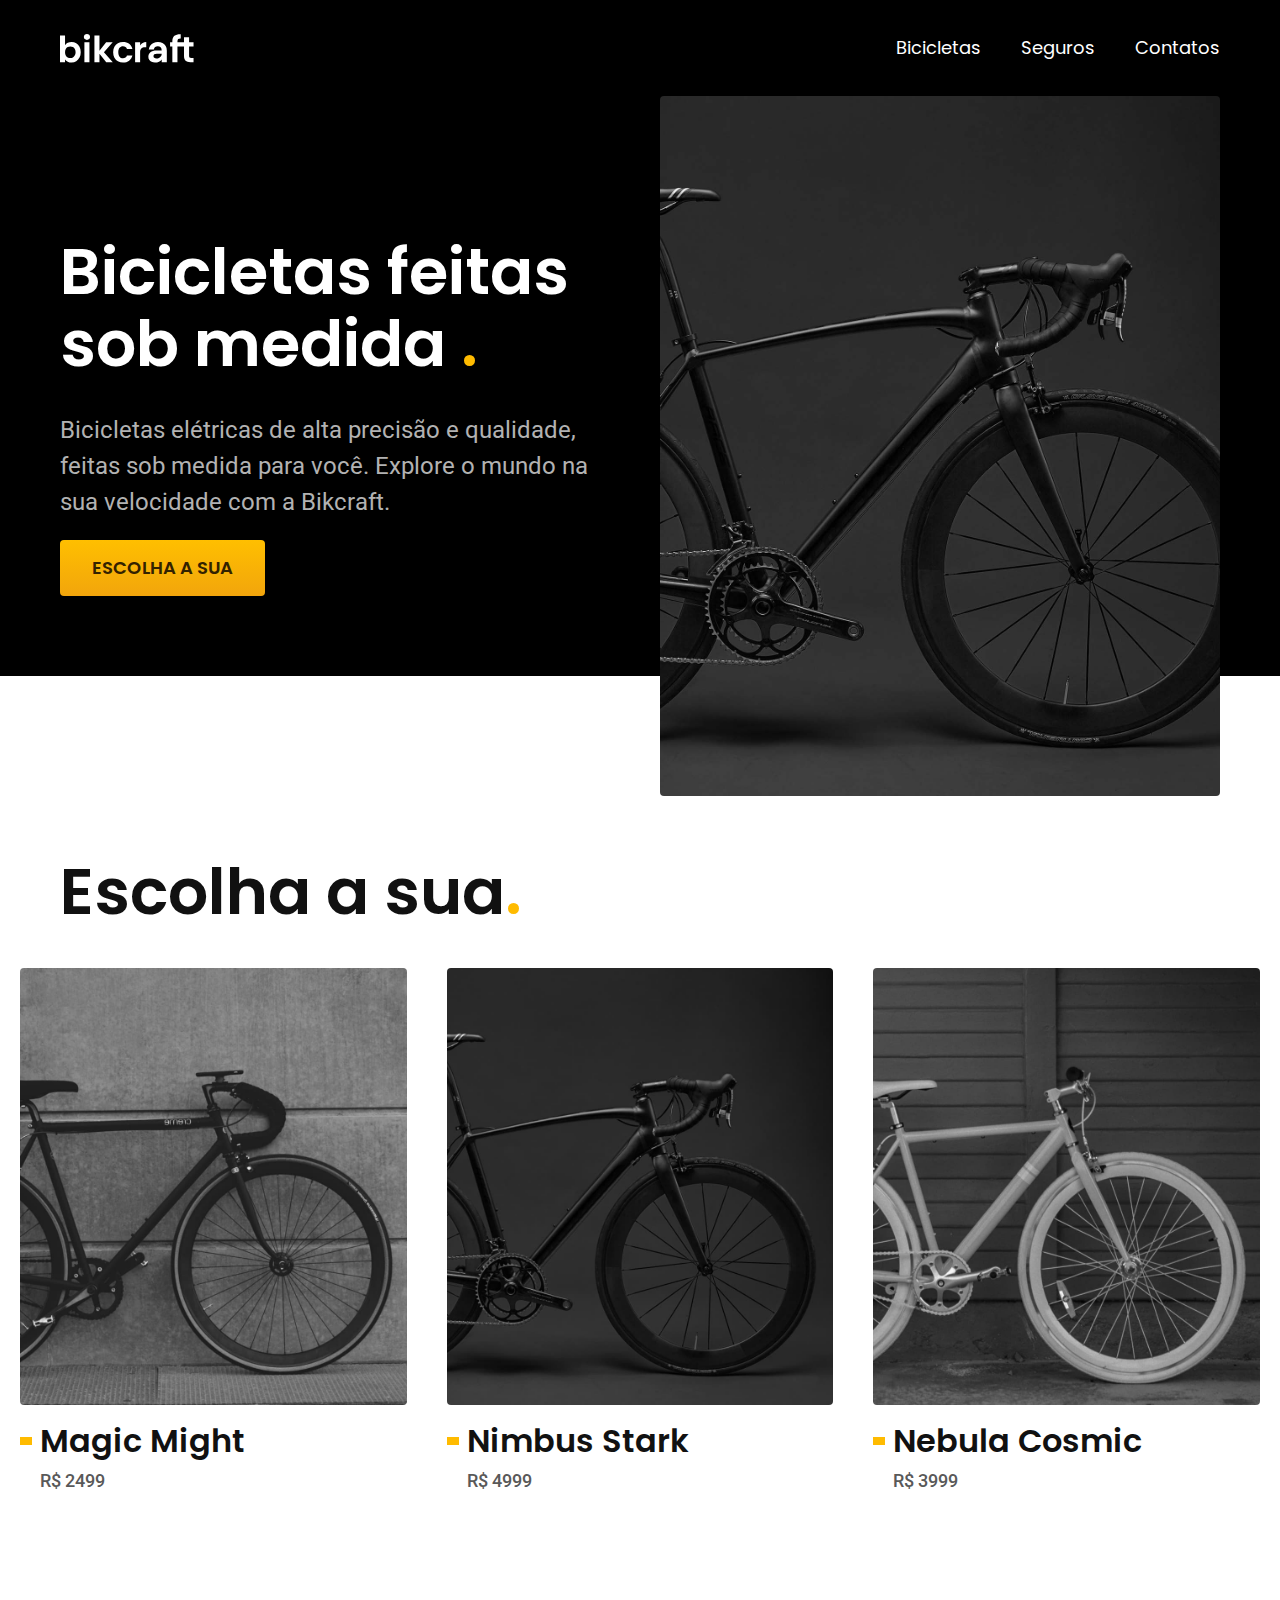
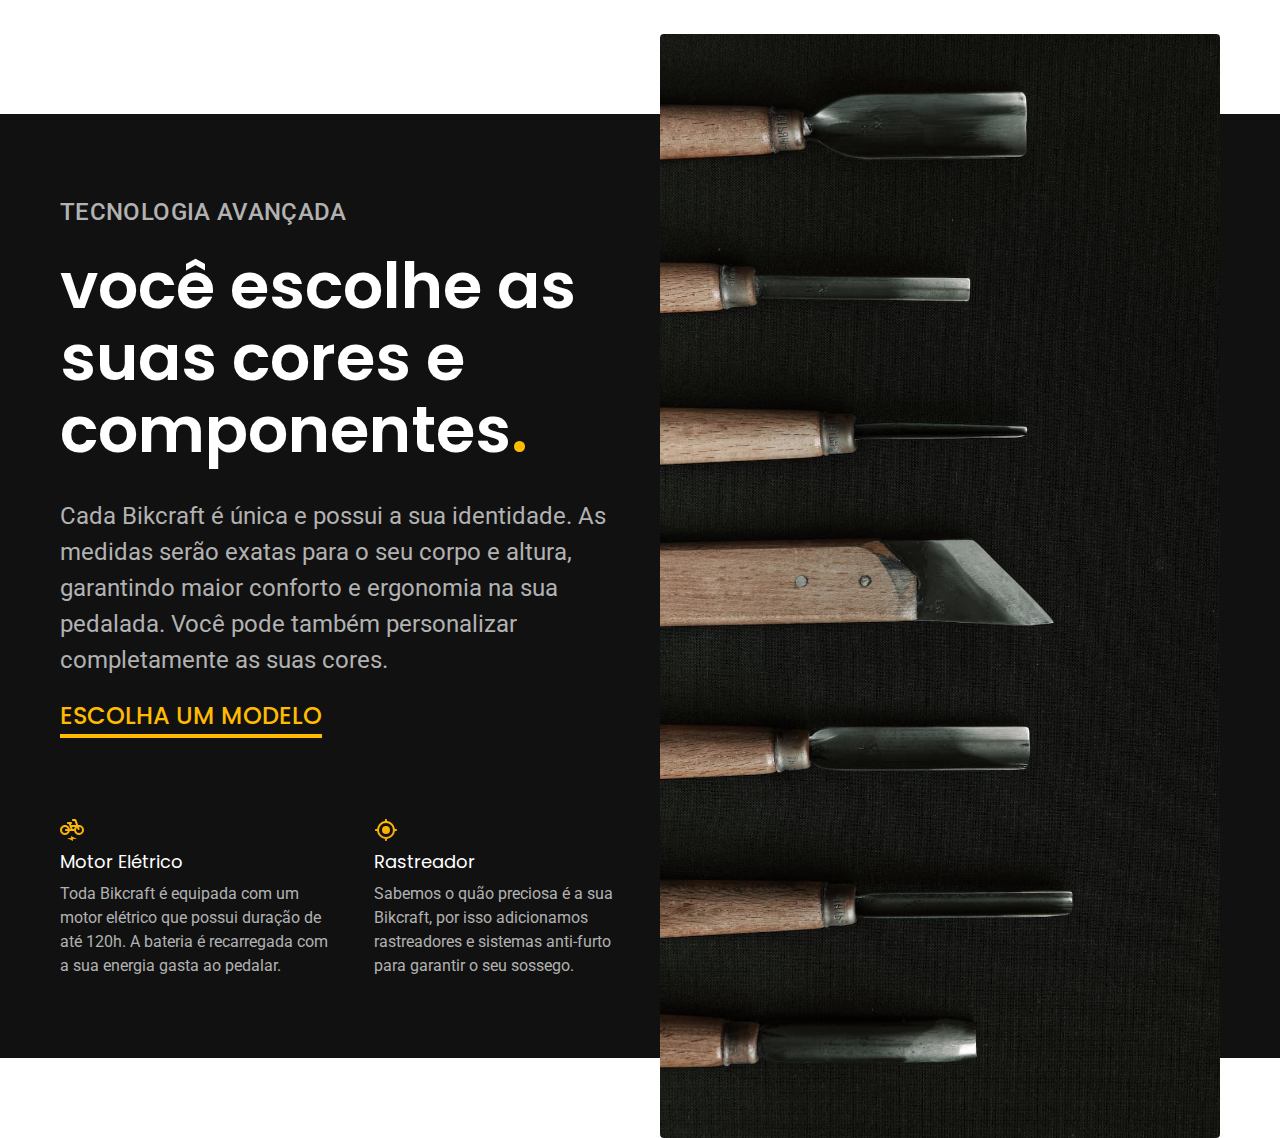
<file: index.html>
<!DOCTYPE html>
<html lang="pt-br">

<head>
    <meta charset="UTF-8">
    <meta name="description" content="Bicicletas elétricas de alta precisão e qualidade, feitas sob medida para você. Explore o mundo na sua velocidade com a Bikcraft.">
    <meta name="viewport" content="width=device-width, initial-scale=1.0">
    <title>Bikcraft - Bicicletas Elétricas</title>

    <link rel="stylesheet" href="./css/style.css">

    <link rel="preconnect" href="https://fonts.googleapis.com">
    <link rel="preconnect" href="https://fonts.gstatic.com" crossorigin>
    <link href="https://fonts.googleapis.com/css2?family=Poppins:wght@400;600&family=Roboto:ital,wght@0,400;0,500;1,400&display=swap" rel="stylesheet">

</head>

<body>
    <header class="header-bg">
        <div class="header container">
            <a href="./"><img src="./img/bikcraft.svg" alt="Bikcraft">
            </a>
            <nav aria-label="primaria">
                <ul class="header-menu font-1-m cor-0">
                    <li><a href="./bicicletas.html">Bicicletas</a></li>
                    <li><a href="./seguros.html">Seguros</a></li>
                    <li><a href="./contato.html">Contatos</a></li>
                </ul>
            </nav>
        </div>
    </header>
    <main class="introducao-bg">
        <div class="introducao container">
            <div class="introducao-conteudo">
                <h1 class="font-1-xxl cor-0">Bicicletas feitas sob medida <span class="cor-p1">.</span></h1>
                <p class="font-2-l cor-5">Bicicletas elétricas de alta precisão e qualidade, feitas sob medida para você. Explore o mundo na sua velocidade com a Bikcraft.</p>
                <a class="botao" href="./bicicletas.html">Escolha a sua</a>
            </div>
            <div>
                <img src="./img/fotos/introducao.jpg" alt="Bicicleta elétrica preta">
            </div>
        </div>
    </main>
    <article class="bicicletas-lista">
        <h2 class="font-1-xxl container">Escolha a sua<span class="cor-p1">.</span></h2>
        <ul>
            <li>
                <a href="./bicicletas/magic.html">
                    <img src="./img/bicicletas/magic-home.jpg" alt="Bicicleta preta">
                    <h3 class="font-1-xl">Magic Might</h3>
                    <span class="font-2-m cor-8">R$ 2499</span>
                </a>
            </li>
            <li>
                <a href="./bicicletas/nimbus.html">
                    <img src="./img/bicicletas/nimbus-home.jpg" alt="Bicicleta preta">
                    <h3 class="font-1-xl">Nimbus Stark</h3>
                    <span class="font-2-m cor-8">R$ 4999</span>
                </a>
            </li>
            <li>
                <a href="./bicicletas/nebula.html">
                    <img src="./img/bicicletas/nebula-home.jpg" alt="Bicicleta preta">
                    <h3 class="font-1-xl">Nebula Cosmic</h3>
                    <span class="font-2-m cor-8">R$ 3999</span>
                </a>
            </li>
        </ul>
    </article>

    <article class="tecnologia-bg">
        <div class="tecnologia container">
            <div class="tecnologia-conteudo">
                <span class="font-2-l-b cor-5">Tecnologia Avançada</span>
                <h2 class="font-1-xxl cor-0">você escolhe as suas cores e componentes<span class="cor-p1">.</span></h2>
                <p class="font-2-l cor-5">Cada Bikcraft é única e possui a sua identidade. As medidas serão exatas para o seu corpo e altura, garantindo maior conforto e ergonomia na sua pedalada. Você pode também personalizar completamente as suas cores.</p>
                <a class="link" href="./bicicletas.html">Escolha um modelo</a>
                <div class="tecnologia-vantagens">
                    <div>
                        <img src="./img/icones/eletrica.svg" alt="">
                        <h3 class="font-1-m cor-0">Motor Elétrico</h3>
                        <p class="font-2-s cor-5">Toda Bikcraft é equipada com um motor elétrico que possui duração de até 120h. A bateria é recarregada com a sua energia gasta ao pedalar.</p>
                    </div>
                    <div>
                        <img src="./img/icones/rastreador.svg" alt="">
                        <h3 class="font-1-m cor-0">Rastreador</h3>
                        <p class="font-2-s cor-5">Sabemos o quão preciosa é a sua Bikcraft, por isso adicionamos rastreadores e sistemas anti-furto para garantir o seu sossego.</p>
                    </div>
                </div>
            </div>
            <div class="tecnologia-imagem">
                <img src="./img/fotos/tecnologia.jpg" alt="">
            </div>
        </div>
    </article>
</body>

</html>
</file>
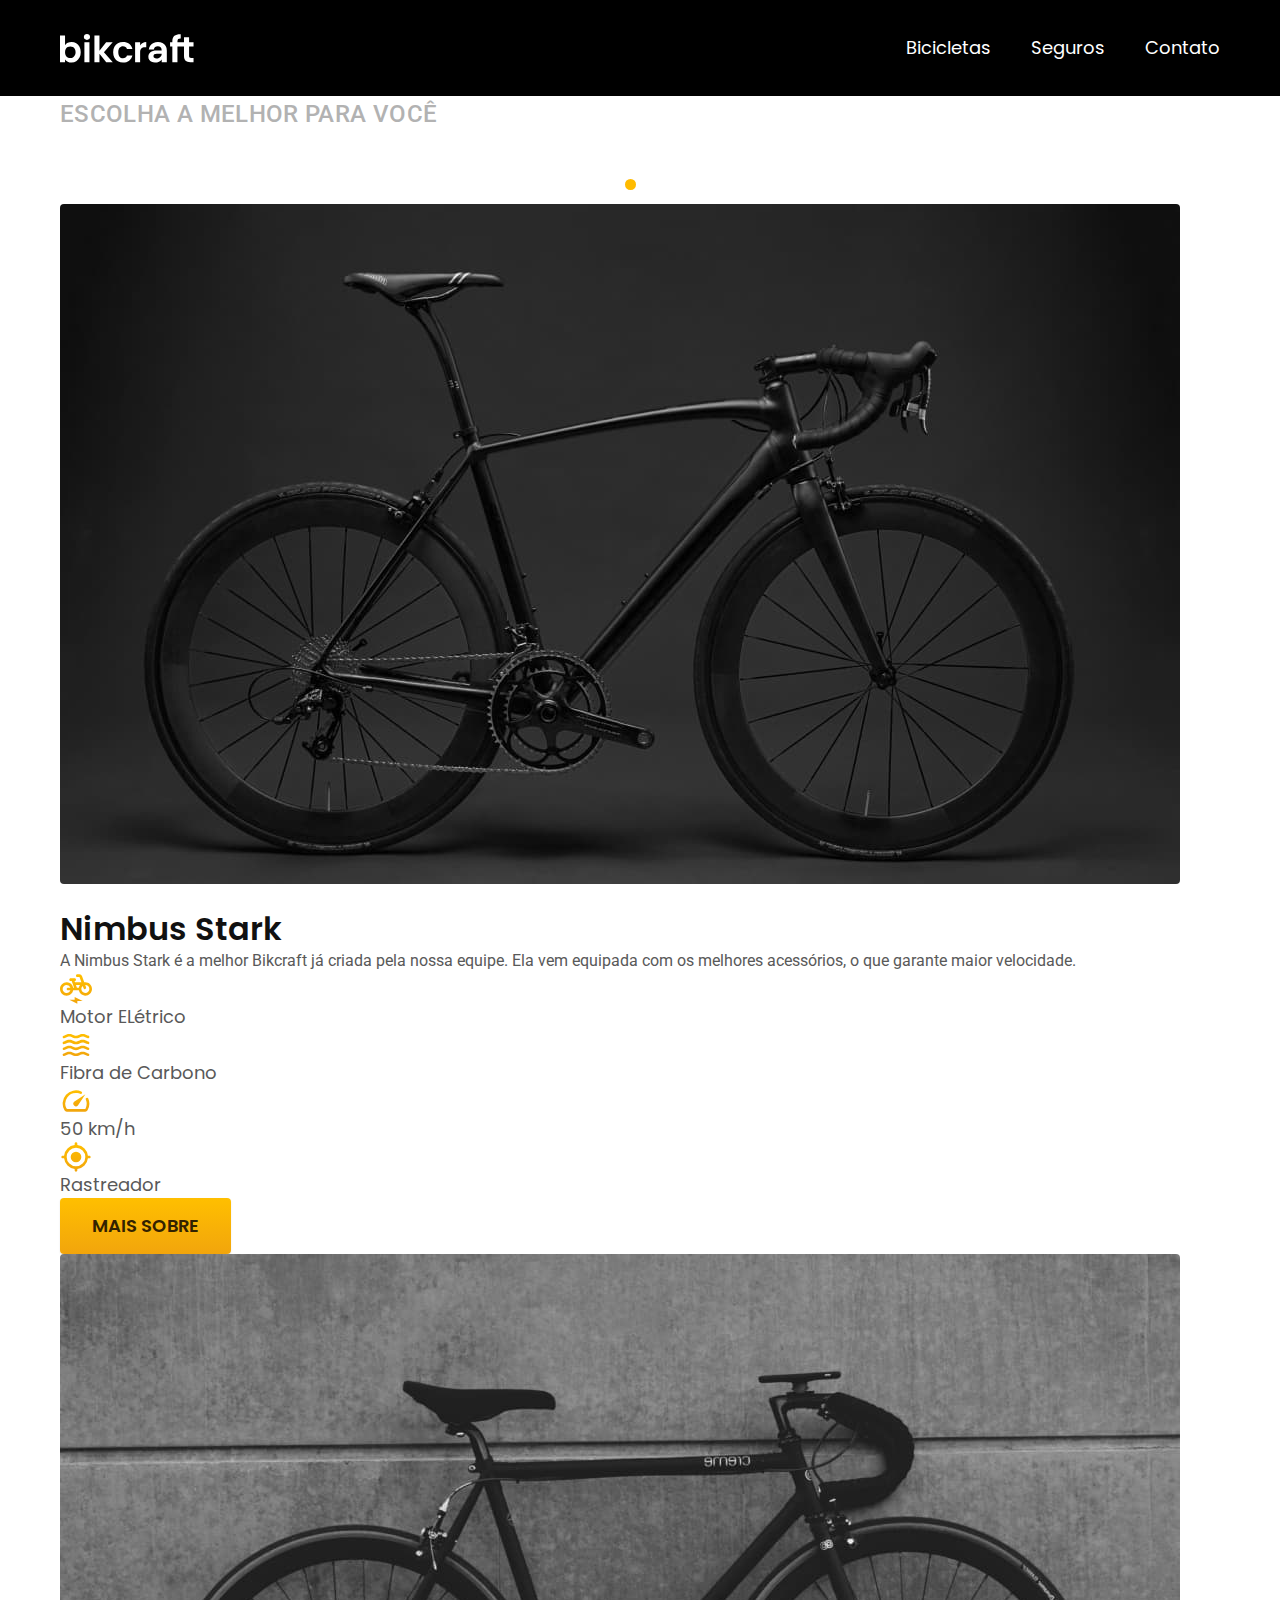
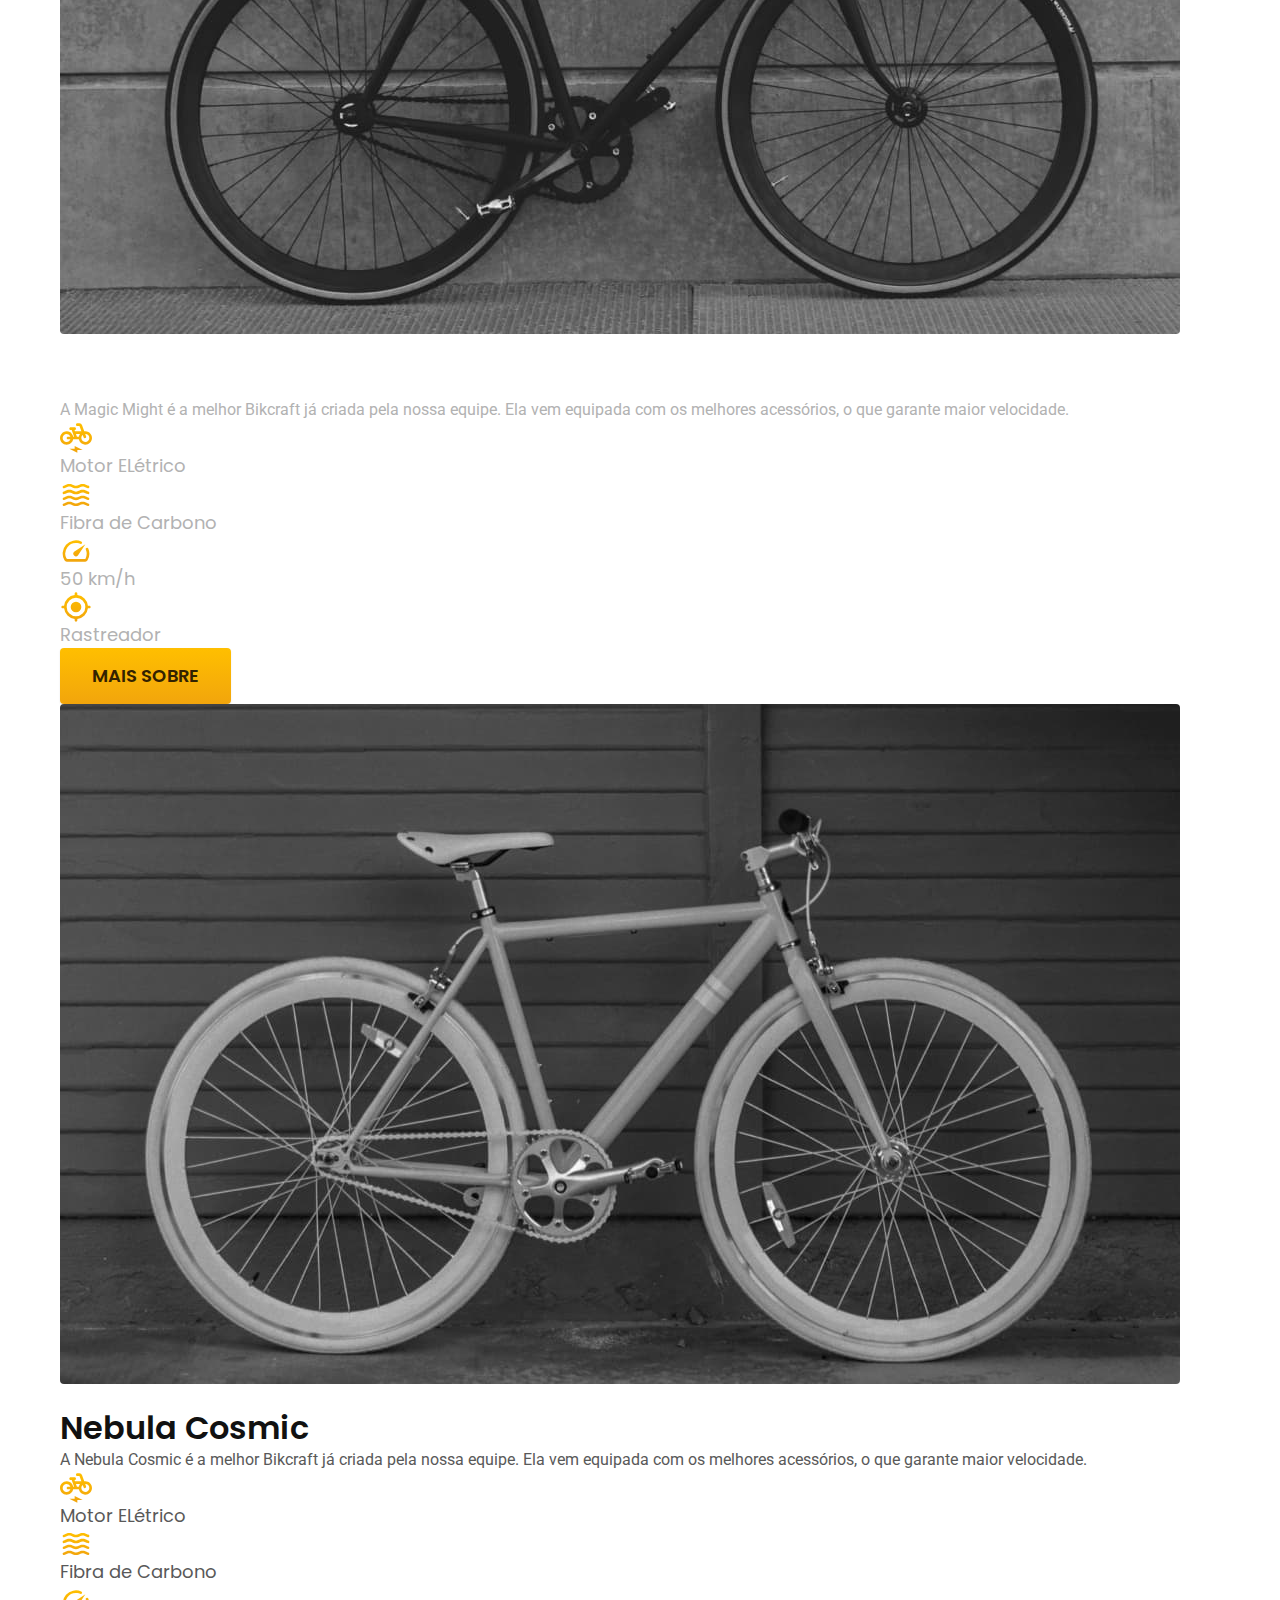
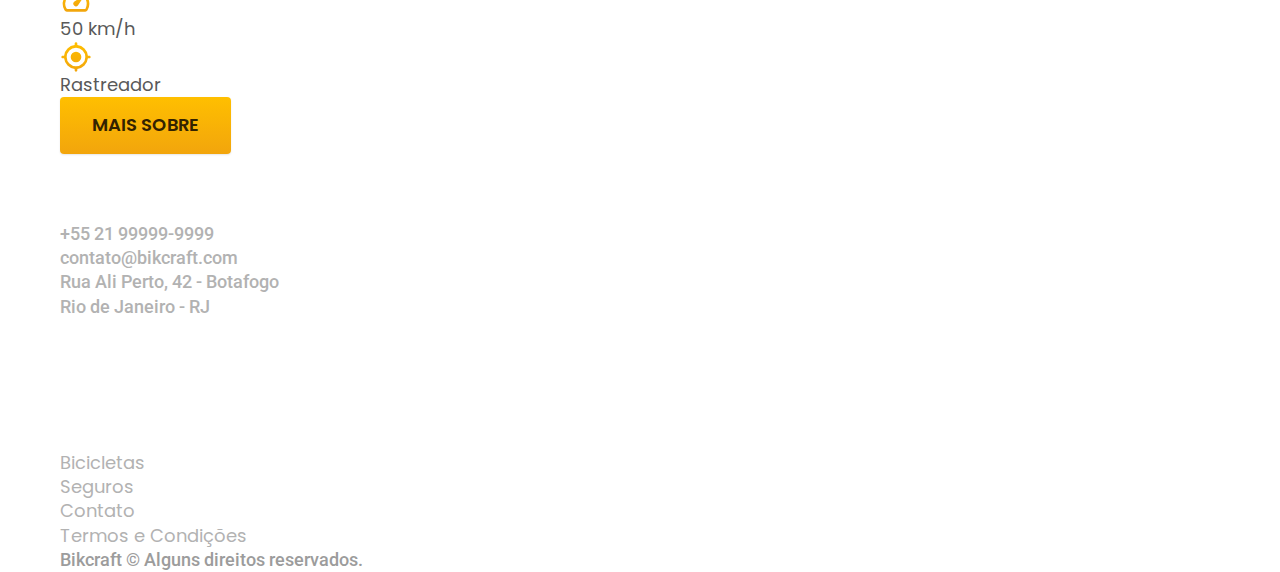
<file: bicicletas.html>
<!DOCTYPE html>
<html lang="pt-br">

<head>
  <meta charset="UTF-8">
  <meta name="description" content="Bicicletas">
  <meta name="viewport" content="width=device-width, initial-scale=1.0">
  <title>Bicicletas | Bikcraft</title>

  <link rel="stylesheet" href="./css/style.css">

  <link rel="preconnect" href="https://fonts.googleapis.com">
  <link rel="preconnect" href="https://fonts.gstatic.com" crossorigin>
  <link href="https://fonts.googleapis.com/css2?family=Merriweather:ital,wght@1,900&family=Poppins:wght@400;600&family=Roboto:wght@500&display=swap" rel="stylesheet">
</head>

</head>

<body id="bicicletas">
  <header class="header-bg">
    <div class="header container">
      <a href="./">
        <img src="./img/bikcraft.svg" alt="Bikcraft">
      </a>

      <nav aria-label="primaria">
        <ul class="header-menu font-1-m cor-0">
          <li><a href="./bicicletas.html">Bicicletas</a></li>
          <li><a href="./seguros.html">Seguros</a></li>
          <li><a href="./contato.html">Contato</a></li>
        </ul>
      </nav>
    </div>
  </header>

  <main>
    <div class="titulo-bg">
      <div class="titulo container">
        <p class="font-2-l-b cor-5">Escolha a melhor para você</p>
        <h1 class="font-1-xxl cor-0">nossas bicicletas<span class="cor-p1">.</span></h1>
      </div>
    </div>


    <div class="bicicletas container">
      <div class="bicicletas-imagem">
        <img src="./img/bicicletas/nimbus.jpg" alt="Bicicleta preta">
        <span class="font-2-m cor-0">R$ 4999</span>
      </div>
      <div class="bicicletas-conteudo">
        <h2 class="font-1-xl">Nimbus Stark</h2>
        <p class="font-2-s cor-8">A Nimbus Stark é a melhor Bikcraft já criada pela nossa equipe. Ela vem equipada com os melhores acessórios, o que garante maior velocidade.</p>
        <ul class="font-1-m cor-8">
          <li>
            <img src="./img/icones/eletrica.svg" alt="">
            Motor ELétrico
          </li>
          <li>
            <img src="./img/icones/carbono.svg" alt="">
            Fibra de Carbono
          </li>
          <li>
            <img src="./img/icones/velocidade.svg" alt="">
            50 km/h
          </li>
          <li>
            <img src="./img/icones/rastreador.svg" alt="">
            Rastreador
          </li>
        </ul>
        <a class="botao seta" href="./bicicletas/nimbus.html">Mais sobre</a>
      </div>
    </div>

    <div class="bicicletas-bg">
      <div class="bicicletas container">
        <div class="bicicletas-imagem">
          <img src="./img/bicicletas/magic.jpg" alt="Bicicleta preta">
          <span class="font-2-m cor-0">R$ 2499</span>
        </div>
        <div class="bicicletas-conteudo">
          <h2 class="font-1-xl cor-0">Magic Might</h2>
          <p class="font-2-s cor-5">A Magic Might é a melhor Bikcraft já criada pela nossa equipe. Ela vem equipada com os melhores acessórios, o que garante maior velocidade.</p>
          <ul class="font-1-m cor-5">
            <li>
              <img src="./img/icones/eletrica.svg" alt="">
              Motor ELétrico
            </li>
            <li>
              <img src="./img/icones/carbono.svg" alt="">
              Fibra de Carbono
            </li>
            <li>
              <img src="./img/icones/velocidade.svg" alt="">
              50 km/h
            </li>
            <li>
              <img src="./img/icones/rastreador.svg" alt="">
              Rastreador
            </li>
          </ul>
          <a class="botao seta" href="./bicicletas/magic.html">Mais sobre</a>
        </div>
      </div>
    </div>


    <div class="bicicletas container">
      <div class="bicicletas-imagem">
        <img src="./img/bicicletas/nebula.jpg" alt="Bicicleta preta">
        <span class="font-2-m cor-0">R$ 3999</span>
      </div>
      <div class="bicicletas-conteudo">
        <h2 class="font-1-xl">Nebula Cosmic</h2>
        <p class="font-2-s cor-8">A Nebula Cosmic é a melhor Bikcraft já criada pela nossa equipe. Ela vem equipada com os melhores acessórios, o que garante maior velocidade.</p>
        <ul class="font-1-m cor-8">
          <li>
            <img src="./img/icones/eletrica.svg" alt="">
            Motor ELétrico
          </li>
          <li>
            <img src="./img/icones/carbono.svg" alt="">
            Fibra de Carbono
          </li>
          <li>
            <img src="./img/icones/velocidade.svg" alt="">
            50 km/h
          </li>
          <li>
            <img src="./img/icones/rastreador.svg" alt="">
            Rastreador
          </li>
        </ul>
        <a class="botao seta" href="./bicicletas/nebula.html">Mais sobre</a>
      </div>
    </div>

  </main>
  <footer class="footer-bg">
    <div class="footer container">
      <img src="./img/bikcraft.svg" alt="Bikcraft">
      <div class="footer-contato">
        <h3 class="font-2-l-b cor-0">Contato</h3>
        <ul class="font-2-m cor-5">
          <li><a href="tel:+5521999999999">+55 21 99999-9999</a></li>
          <li><a href="mailto:contato@bikcraft.com">contato@bikcraft.com</a></li>
          <li>Rua Ali Perto, 42 - Botafogo</li>
          <li>Rio de Janeiro - RJ</li>
        </ul>
        <div class="footer-redes">
          <a href="./">
            <img src="./img/redes/instagram.svg" alt="Instagram">
          </a>
          <a href="./">
            <img src="./img/redes/facebook.svg" alt="Facebook">
          </a>
          <a href="./">
            <img src="./img/redes/youtube.svg" alt="Youtube">
          </a>
        </div>
      </div>
      <div class="footer-informacoes">
        <h3 class="font-2-l-b cor-0">Informações</h3>
        <nav>
          <ul class="font-1-m cor-5">
            <li><a href="./bicicletas.html">Bicicletas</a></li>
            <li><a href="./seguros.html">Seguros</a></li>
            <li><a href="./contato.html">Contato</a></li>
            <li><a href="./termos.html">Termos e Condições</a></li>
          </ul>
        </nav>
      </div>
      <p class="footer-copy font-2-m cor-6">Bikcraft © Alguns direitos reservados.</p>
    </div>
  </footer>
</body>

</html>
</file>
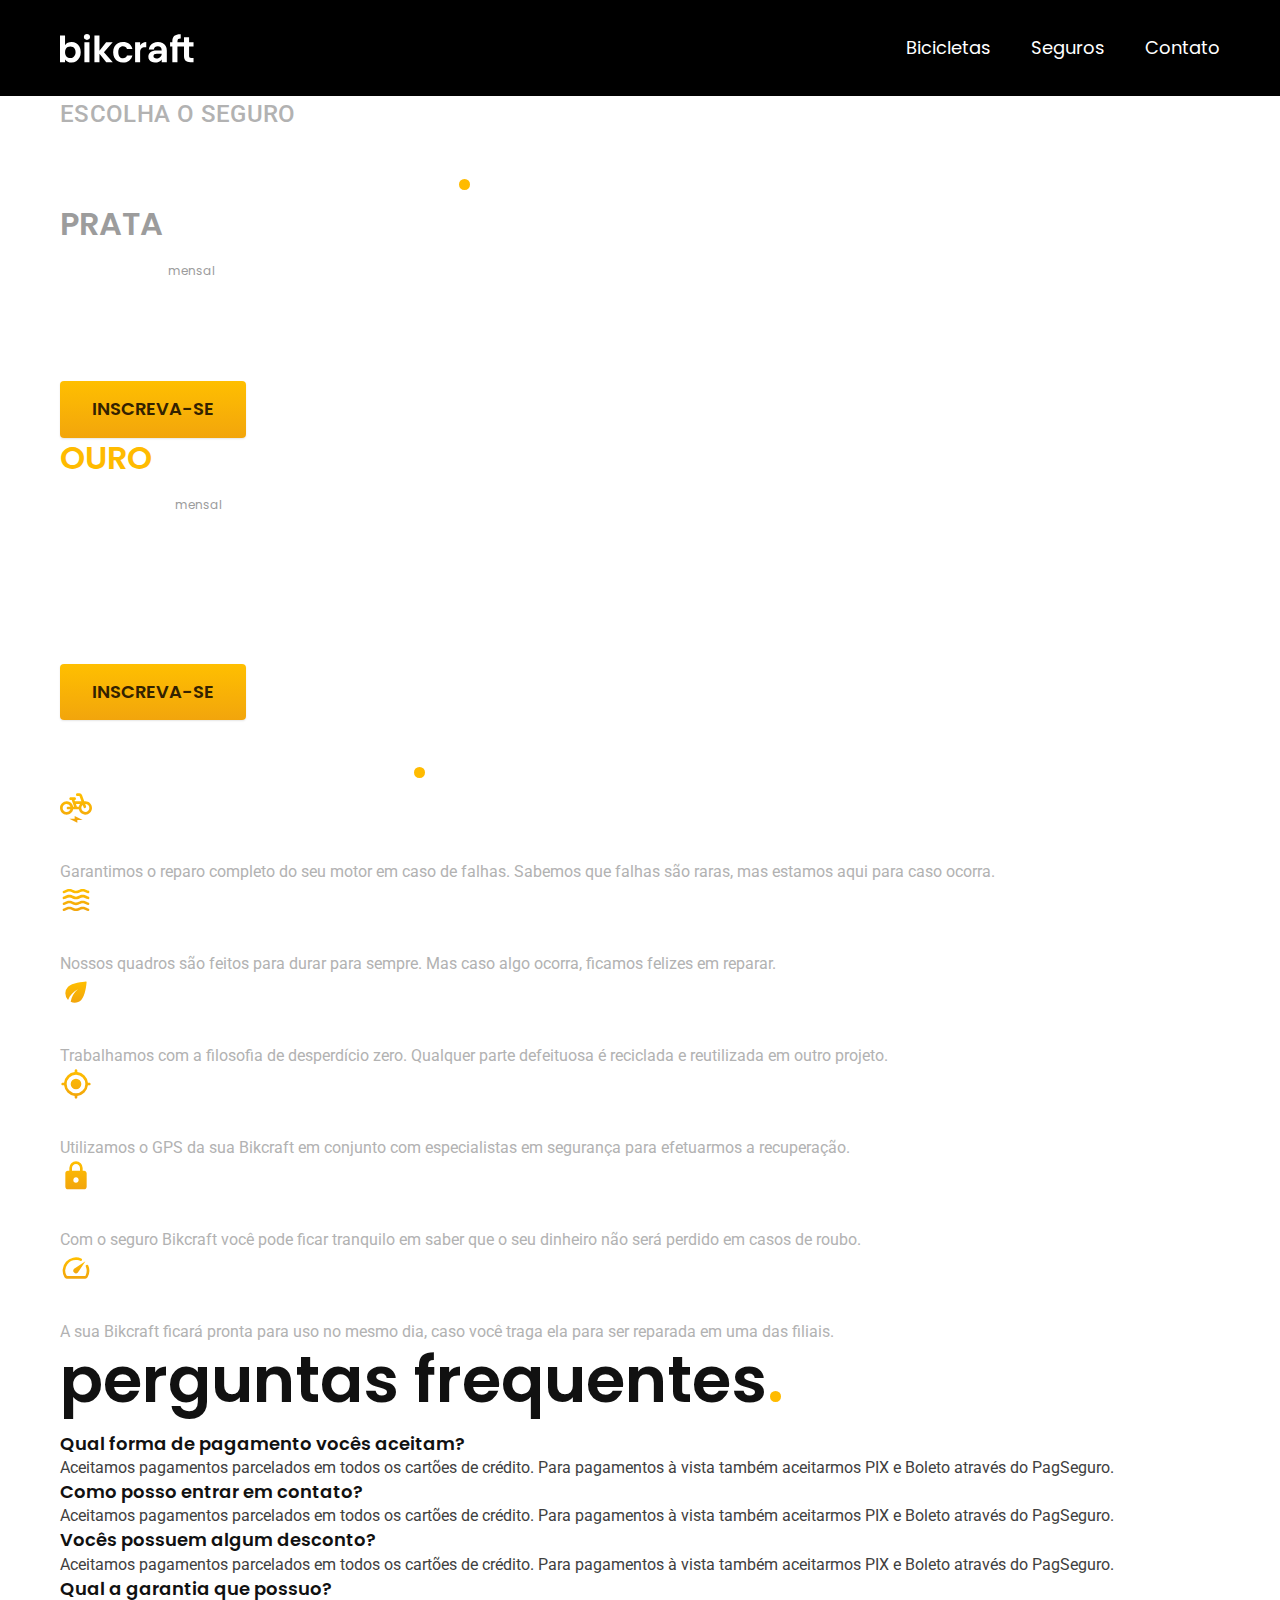
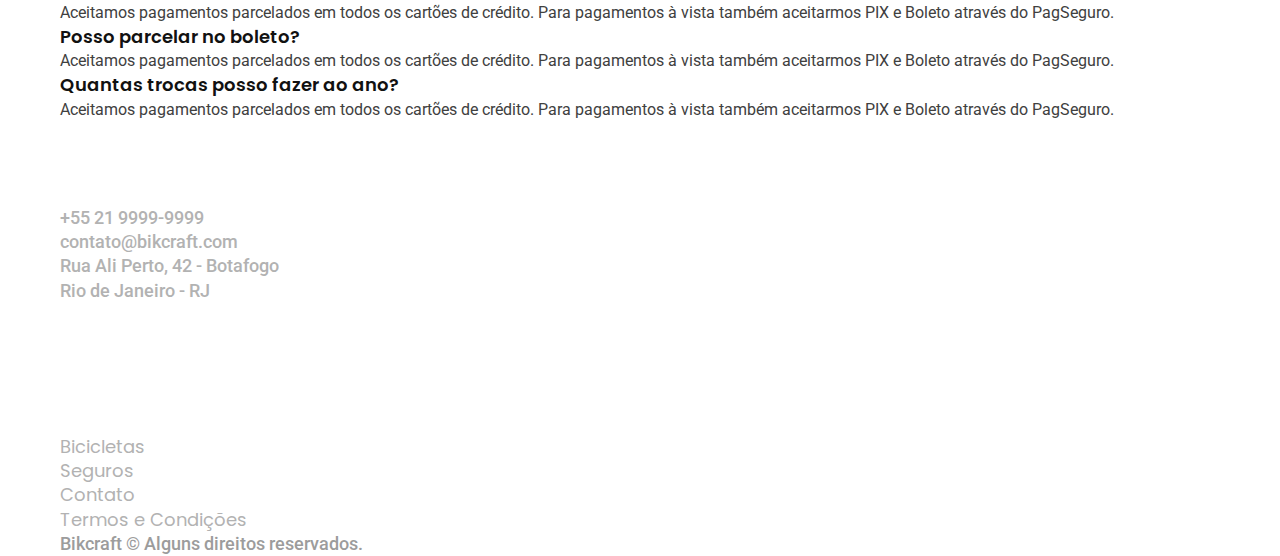
<file: seguros.html>
<!DOCTYPE html>
<html lang="pt-br">

<head>
  <meta charset="UTF-8">
  <meta name="viewport" content="width=device-width, initial-scale=1.0">

  <title>Seguros | Bikcraft</title>
  <meta name="description" content="Seguros.">
  <link rel="preconnect" href="https://fonts.googleapis.com">
  <link rel="preconnect" href="https://fonts.gstatic.com" crossorigin>
  <link href="https://fonts.googleapis.com/css2?family=Merriweather:ital,wght@1,900&family=Poppins:wght@400;600&family=Roboto:wght@500&display=swap" rel="stylesheet">
  <link rel="stylesheet" href="./css/style.css">
</head>

<body id="seguros">
  <header class="header-bg">
    <div class="header container">
      <a href="./">
        <img src="./img/bikcraft.svg" alt="Bikcraft">
      </a>

      <nav aria-label="primaria">
        <ul class="header-menu font-1-m cor-0">
          <li><a href="./bicicletas.html">Bicicletas</a></li>
          <li><a href="./seguros.html">Seguros</a></li>
          <li><a href="./contato.html">Contato</a></li>
        </ul>
      </nav>
    </div>
  </header>

  <main class="seguros-bg">
    <div class="titulo-bg">
      <div class="titulo container">
        <p class="font-2-l-b cor-5">Escolha o seguro</p>
        <h1 class="font-1-xxl cor-0">você seguro<span class="cor-p1">.</span></h1>
      </div>
    </div>

    <div class="seguros container">

      <div class="seguros-item">
        <h3 class="font-1-xl cor-6">PRATA</h3>
        <span class="font-1-xl cor-0">R$ 199 <span class="font-1-xs cor-6">mensal</span></span>
        <ul class="font-2-m cor-0">
          <li>Duas trocas por ano</li>
          <li>Assistência técnica</li>
          <li>Suporte 08h às 18h</li>
          <li>Cobertura estadual</li>
        </ul>
        <a class="botao secundario" href="./orcamento.html">Inscreva-se</a>
      </div>

      <div class="seguros-item">
        <h3 class="font-1-xl cor-p1">OURO</h3>
        <span class="font-1-xl cor-0">R$ 299 <span class="font-1-xs cor-6">mensal</span></span>
        <ul class="font-2-m cor-0">
          <li>Cinco trocas por ano</li>
          <li>Assistência especial</li>
          <li>Suporte 24h</li>
          <li>Cobertura nacional</li>
          <li>Desconto em parceiros</li>
          <li>Acesso ao Clube Bikcraft</li>
        </ul>
        <a class="botao" href="./orcamento.html">Inscreva-se</a>
      </div>
    </div>
  </main>

  <article class="vantagens-bg">
    <div class="vantagens container">
      <h2 class="font-1-xxl cor-0">vantagens<span class="cor-p1">.</span></h2>
      <ul>
        <li>
          <img src="./img/icones/eletrica.svg" alt="">
          <h3 class="font-1-l cor-0">Reparo Elétrico</h3>
          <p class="font-2-s cor-5">Garantimos o reparo completo do seu motor em caso de falhas. Sabemos que falhas são raras, mas estamos aqui para caso ocorra.</p>
        </li>
        <li>
          <img src="./img/icones/carbono.svg" alt="">
          <h3 class="font-1-l cor-0">Carbono</h3>
          <p class="font-2-s cor-5">Nossos quadros são feitos para durar para sempre. Mas caso algo ocorra, ficamos felizes em reparar.</p>
        </li>
        <li>
          <img src="./img/icones/sustentavel.svg" alt="">
          <h3 class="font-1-l cor-0">Sustentável</h3>
          <p class="font-2-s cor-5">Trabalhamos com a filosofia de desperdício zero. Qualquer parte defeituosa é reciclada e reutilizada em outro projeto.</p>
        </li>
        <li>
          <img src="./img/icones/rastreador.svg" alt="">
          <h3 class="font-1-l cor-0">Rastreador</h3>
          <p class="font-2-s cor-5">Utilizamos o GPS da sua Bikcraft em conjunto com especialistas em segurança para efetuarmos a recuperação.</p>
        </li>
        <li>
          <img src="./img/icones/seguro.svg" alt="">
          <h3 class="font-1-l cor-0">Segurança</h3>
          <p class="font-2-s cor-5">Com o seguro Bikcraft você pode ficar tranquilo em saber que o seu dinheiro não será perdido em casos de roubo.</p>
        </li>
        <li>
          <img src="./img/icones/velocidade.svg" alt="">
          <h3 class="font-1-l cor-0">Rapidez</h3>
          <p class="font-2-s cor-5">A sua Bikcraft ficará pronta para uso no mesmo dia, caso você traga ela para ser reparada em uma das filiais.</p>
        </li>
      </ul>
    </div>
  </article>

  <article class="perguntas container">
    <h2 class="font-1-xxl">perguntas frequentes<span class="cor-p1">.</span></h2>

    <dl>
      <div>
        <dt class="font-1-m-b">Qual forma de pagamento vocês aceitam?</dt>
        <dd class="font-2-s cor-9">Aceitamos pagamentos parcelados em todos os cartões de crédito. Para pagamentos à vista também aceitarmos PIX e Boleto através do PagSeguro.</dd>
      </div>
      <div>
        <dt class="font-1-m-b">Como posso entrar em contato?</dt>
        <dd class="font-2-s cor-9">Aceitamos pagamentos parcelados em todos os cartões de crédito. Para pagamentos à vista também aceitarmos PIX e Boleto através do PagSeguro.</dd>
      </div>
      <div>
        <dt class="font-1-m-b">Vocês possuem algum desconto?</dt>
        <dd class="font-2-s cor-9">Aceitamos pagamentos parcelados em todos os cartões de crédito. Para pagamentos à vista também aceitarmos PIX e Boleto através do PagSeguro.</dd>
      </div>
      <div>
        <dt class="font-1-m-b">Qual a garantia que possuo?</dt>
        <dd class="font-2-s cor-9">Aceitamos pagamentos parcelados em todos os cartões de crédito. Para pagamentos à vista também aceitarmos PIX e Boleto através do PagSeguro.</dd>
      </div>
      <div>
        <dt class="font-1-m-b">Posso parcelar no boleto?</dt>
        <dd class="font-2-s cor-9">Aceitamos pagamentos parcelados em todos os cartões de crédito. Para pagamentos à vista também aceitarmos PIX e Boleto através do PagSeguro.</dd>
      </div>
      <div>
        <dt class="font-1-m-b">Quantas trocas posso fazer ao ano?</dt>
        <dd class="font-2-s cor-9">Aceitamos pagamentos parcelados em todos os cartões de crédito. Para pagamentos à vista também aceitarmos PIX e Boleto através do PagSeguro.</dd>
      </div>
    </dl>
  </article>

  <footer class="footer-bg">
    <div class="footer container">
      <img src="./img/bikcraft.svg" alt="Bikcraft">
      <div class="footer-contato">
        <h3 class="font-2-l-b cor-0">Contato</h3>
        <ul class="font-2-m cor-5">
          <li><a href="tel:+552199999999">+55 21 9999-9999</a></li>
          <li><a href="mailto:contato@bikcraft.com">contato@bikcraft.com</a></li>
          <li>Rua Ali Perto, 42 - Botafogo</li>
          <li>Rio de Janeiro - RJ</li>
        </ul>
        <div class="footer-redes">
          <a href="./">
            <img src="./img/redes/instagram.svg" alt="Instagram">
          </a>
          <a href="./">
            <img src="./img/redes/facebook.svg" alt="Facebook">
          </a>
          <a href="./">
            <img src="./img/redes/youtube.svg" alt="Youtube">
          </a>
        </div>
      </div>
      <div class="footer-informacoes">
        <h3 class="font-2-l-b cor-0">Informações</h3>
        <nav>
          <ul class="font-1-m cor-5">
            <li><a href="./bicicletas.html">Bicicletas</a></li>
            <li><a href="./seguros.html">Seguros</a></li>
            <li><a href="./contato.html">Contato</a></li>
            <li><a href="./termos.html">Termos e Condições</a></li>
          </ul>
        </nav>
      </div>
      <p class="footer-copy font-2-m cor-6">Bikcraft © Alguns direitos reservados.</p>
    </div>
  </footer>
</body>

</html>
</file>
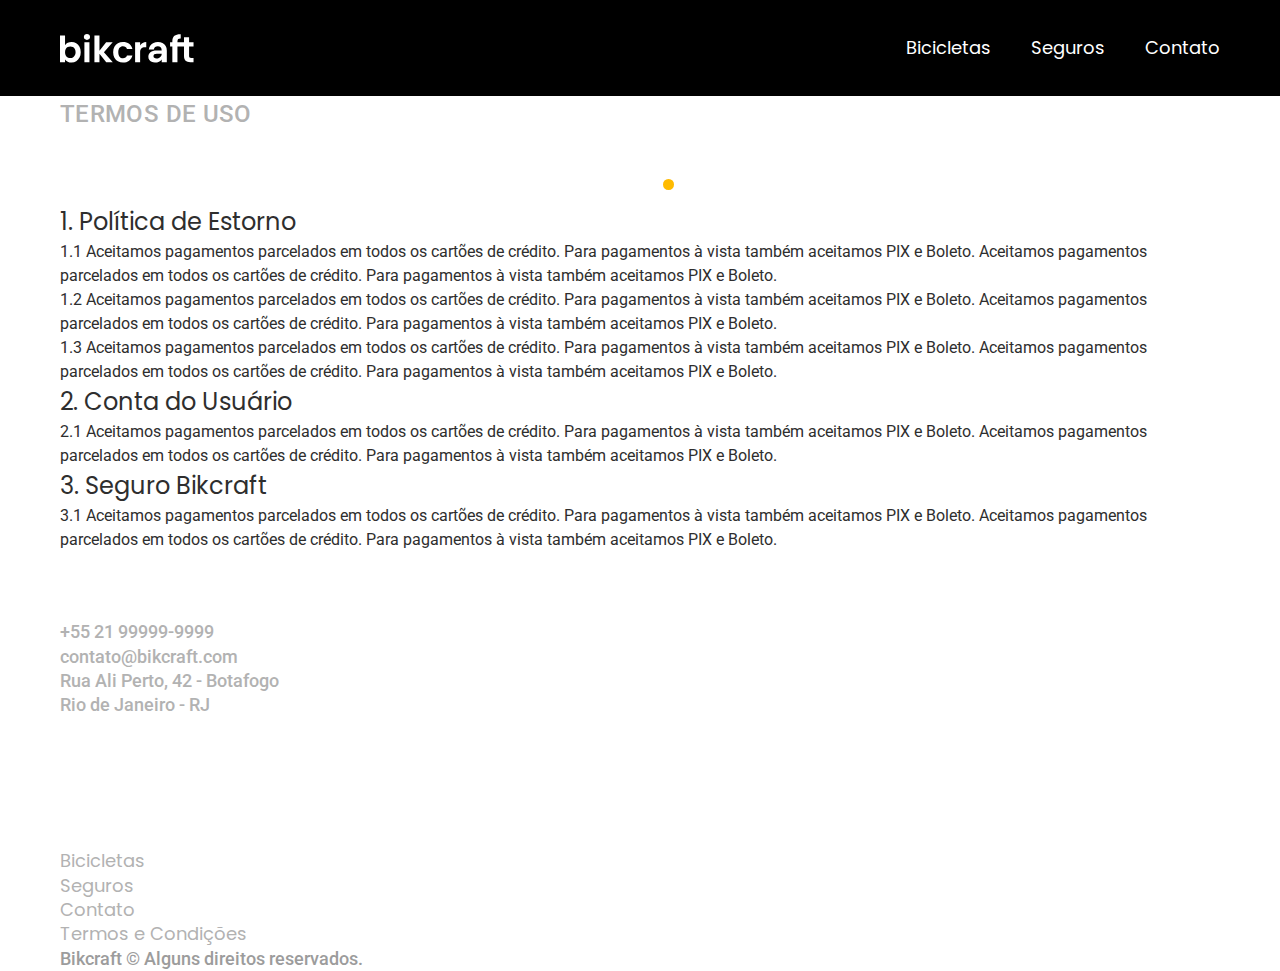
<file: termos.html>
<!DOCTYPE html>
<html lang="pt-br">

<head>
  <meta charset="UTF-8">
  <meta name="description" content="Termos e condições">
  <meta name="viewport" content="width=device-width, initial-scale=1.0">
  <title>Termos e Condições | Bikcraft</title>

  <link rel="stylesheet" href="./css/style.css">

  <link rel="preconnect" href="https://fonts.googleapis.com">
  <link rel="preconnect" href="https://fonts.gstatic.com" crossorigin>
  <link href="https://fonts.googleapis.com/css2?family=Merriweather:ital,wght@1,900&family=Poppins:wght@400;600&family=Roboto:wght@500&display=swap" rel="stylesheet">
</head>

</head>

<body id="termos">
  <header class="header-bg">
    <div class="header container">
      <a href="./">
        <img src="./img/bikcraft.svg" alt="Bikcraft">
      </a>

      <nav aria-label="primaria">
        <ul class="header-menu font-1-m cor-0">
          <li><a href="./bicicletas.html">Bicicletas</a></li>
          <li><a href="./seguros.html">Seguros</a></li>
          <li><a href="./contato.html">Contato</a></li>
        </ul>
      </nav>
    </div>
  </header>

  <main>
    <div class="titulo-bg">
      <div class="titulo container">
        <p class="font-2-l-b cor-5">Termos de uso</p>
        <h1 class="font-1-xxl cor-0">termo e condições<span class="cor-p1">.</span></h1>
      </div>
    </div>

    <div class="termos font-2-s cor-10 container">
      <h2 class="font-1-l cor-11">1. Política de Estorno</h2>
      <p>1.1 Aceitamos pagamentos parcelados em todos os cartões de crédito. Para pagamentos à vista também aceitamos PIX e Boleto. Aceitamos pagamentos parcelados em todos os cartões de crédito. Para pagamentos à vista também aceitamos PIX e Boleto.</p>
      <p>1.2 Aceitamos pagamentos parcelados em todos os cartões de crédito. Para pagamentos à vista também aceitamos PIX e Boleto. Aceitamos pagamentos parcelados em todos os cartões de crédito. Para pagamentos à vista também aceitamos PIX e Boleto.</p>
      <p>1.3 Aceitamos pagamentos parcelados em todos os cartões de crédito. Para pagamentos à vista também aceitamos PIX e Boleto. Aceitamos pagamentos parcelados em todos os cartões de crédito. Para pagamentos à vista também aceitamos PIX e Boleto.</p>
      <h2 class="font-1-l cor-11">2. Conta do Usuário</h2>
      <p>2.1 Aceitamos pagamentos parcelados em todos os cartões de crédito. Para pagamentos à vista também aceitamos PIX e Boleto. Aceitamos pagamentos parcelados em todos os cartões de crédito. Para pagamentos à vista também aceitamos PIX e Boleto.</p>
      <h2 class="font-1-l cor-11">3. Seguro Bikcraft</h2>
      <p>3.1 Aceitamos pagamentos parcelados em todos os cartões de crédito. Para pagamentos à vista também aceitamos PIX e Boleto. Aceitamos pagamentos parcelados em todos os cartões de crédito. Para pagamentos à vista também aceitamos PIX e Boleto.</p>
    </div>
  </main>
  <footer class="footer-bg">
    <div class="footer container">
      <img src="./img/bikcraft.svg" alt="Bikcraft">
      <div class="footer-contato">
        <h3 class="font-2-l-b cor-0">Contato</h3>
        <ul class="font-2-m cor-5">
          <li><a href="tel:+5521999999999">+55 21 99999-9999</a></li>
          <li><a href="mailto:contato@bikcraft.com">contato@bikcraft.com</a></li>
          <li>Rua Ali Perto, 42 - Botafogo</li>
          <li>Rio de Janeiro - RJ</li>
        </ul>
        <div class="footer-redes">
          <a href="./">
            <img src="./img/redes/instagram.svg" alt="Instagram">
          </a>
          <a href="./">
            <img src="./img/redes/facebook.svg" alt="Facebook">
          </a>
          <a href="./">
            <img src="./img/redes/youtube.svg" alt="Youtube">
          </a>
        </div>
      </div>
      <div class="footer-informacoes">
        <h3 class="font-2-l-b cor-0">Informações</h3>
        <nav>
          <ul class="font-1-m cor-5">
            <li><a href="./bicicletas.html">Bicicletas</a></li>
            <li><a href="./seguros.html">Seguros</a></li>
            <li><a href="./contato.html">Contato</a></li>
            <li><a href="./termos.html">Termos e Condições</a></li>
          </ul>
        </nav>
      </div>
      <p class="footer-copy font-2-m cor-6">Bikcraft © Alguns direitos reservados.</p>
    </div>
  </footer>
</body>

</html>
</file>
<file: css/style.css>
@import "./global/global.css";
@import "./utilidades/tipografia.css";
@import "./utilidades/cores.css";

@import "./global/header.css";

/* Utilidades */
@import "./utilidades/componentes.css";

/* Home */
@import "./home/introducao.css";
@import "./home/tecnologia.css";
@import "./home/parceiros.css";
@import "./home/depoimento.css";

/* Bicicletas */
@import "./bicicletas/bicicletas-lista.css";
</file>
